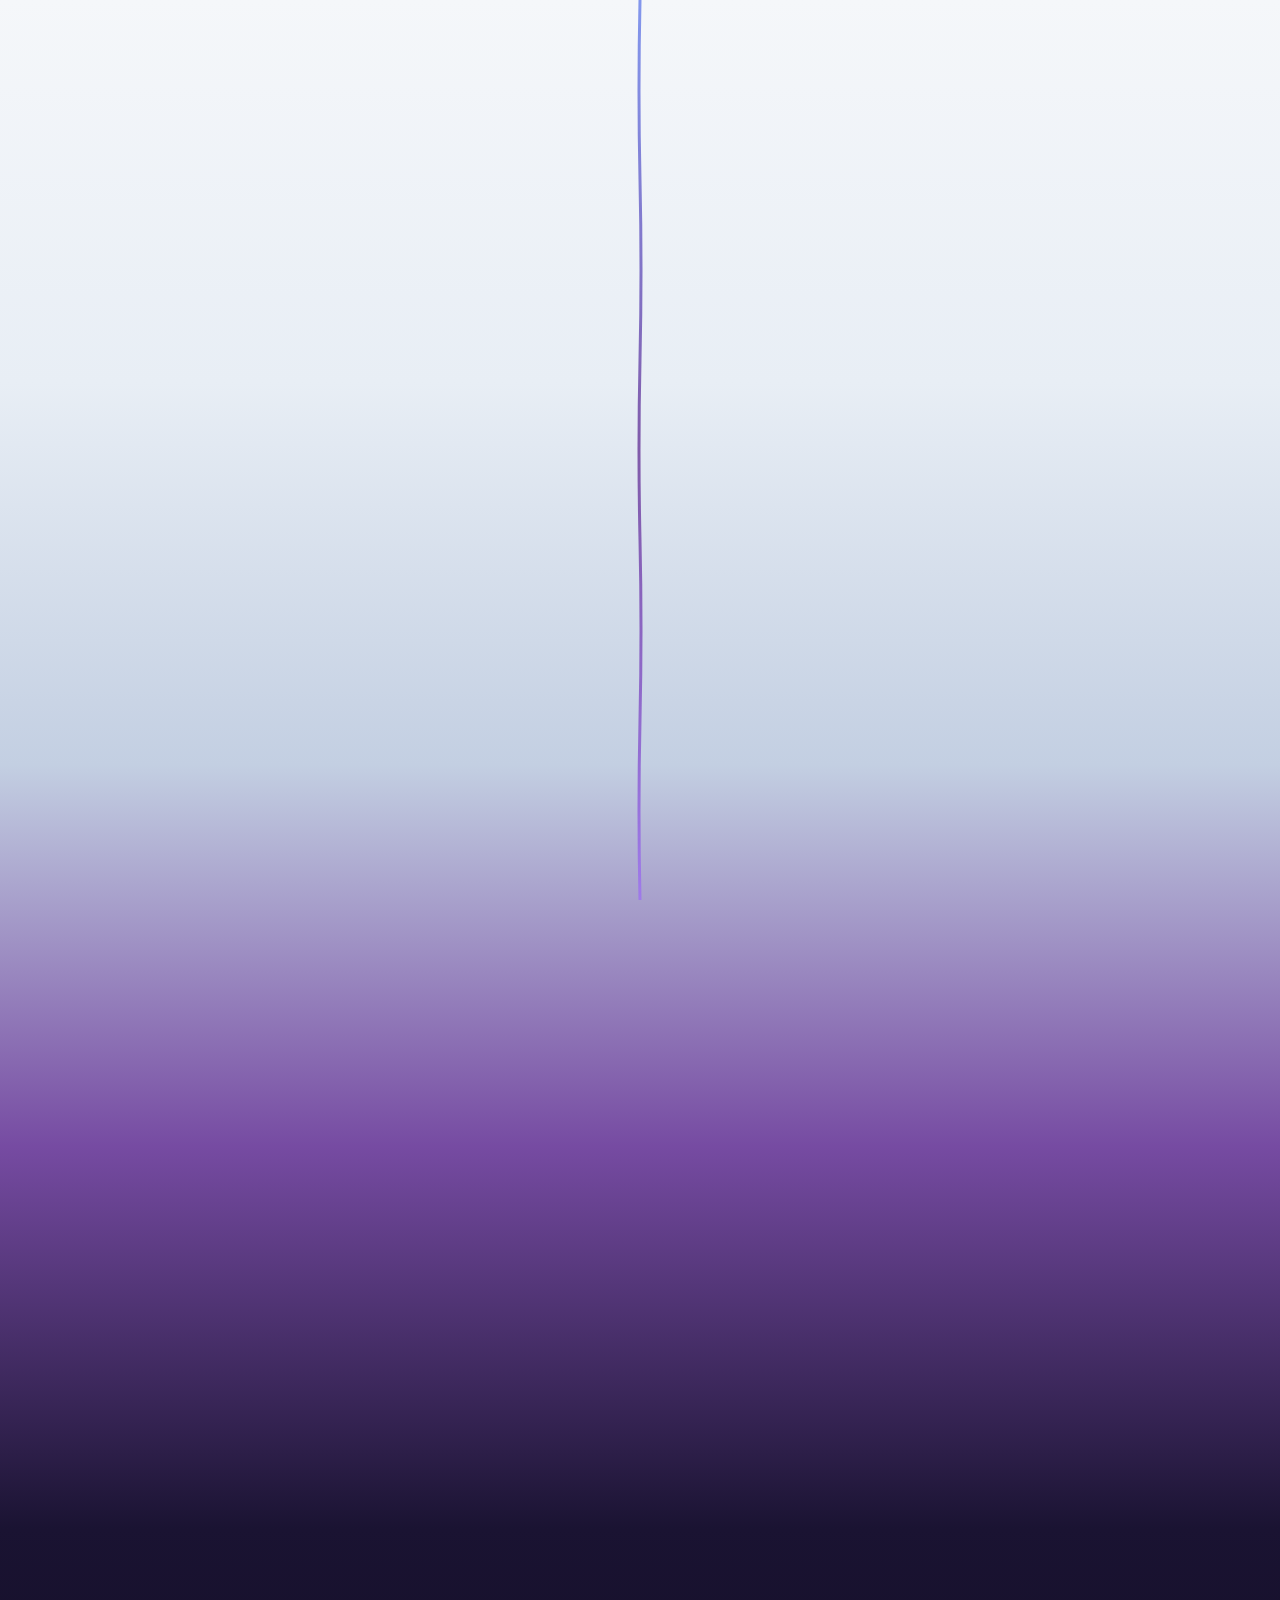
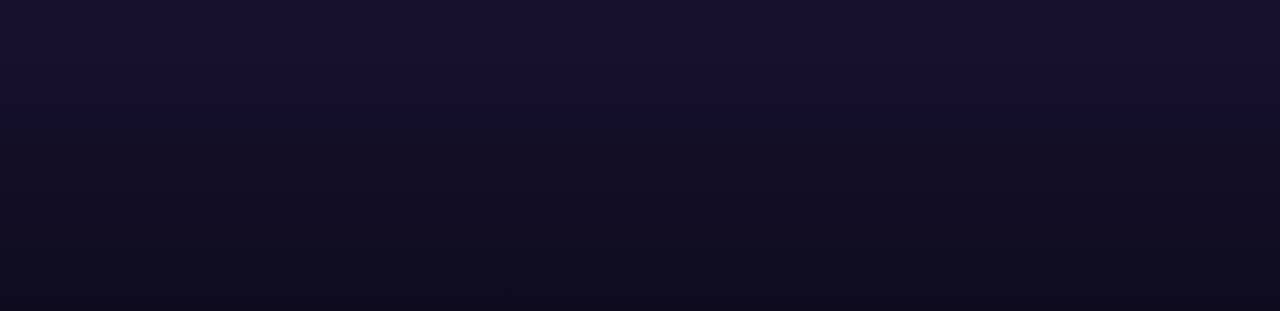
<file: index.html>
<!DOCTYPE html>
<html lang="en">
<head>
    <meta charset="UTF-8">
    <meta name="viewport" content="width=device-width, initial-scale=1.0">
    <title>Evan Luong</title>
    <link rel="stylesheet" href="style.css">
</head>
<body>

    <div class="timeline-container">
        <!-- Timeline Branch/Vein -->
        <div class="timeline-branch">
            <svg class="branch-svg" viewBox="0 0 100 2000" preserveAspectRatio="none">
                <path d="M 50 0 Q 48 200 50 400 Q 52 600 50 800 Q 48 1000 50 1200 Q 52 1400 50 1600 Q 48 1800 50 2000" 
                      stroke="url(#branchGradient)" 
                      stroke-width="3" 
                      fill="none" 
                      stroke-linecap="round"/>
                <defs>
                    <linearGradient id="branchGradient" x1="0%" y1="0%" x2="0%" y2="100%">
                        <stop offset="0%" style="stop-color:#667eea;stop-opacity:0.8" />
                        <stop offset="50%" style="stop-color:#764ba2;stop-opacity:0.9" />
                        <stop offset="100%" style="stop-color:#9f7aea;stop-opacity:1" />
                    </linearGradient>
                </defs>
            </svg>
        </div>

        <!-- Timeline Content -->
        <div class="timeline-content">
            <!-- Day Section Items -->
            <div class="timeline-item left" data-index="0">
                <div class="branch-connector"></div>
                <div class="item-box" onclick="toggleBox(this)">
                    <div class="item-header">
                        <h3>Intro</h3>
                        <span class="toggle-icon">+</span>
                    </div>
                        <div class="item-content">
                            <ul>
                                Hi! My name is Evan Luong, I'm from Sydney, Australia as a domestic student. 
                                I'm 20 year old (Yes I know I'm Unc level now). This website is supposed to embody 
                                the theme of day and night with the light side being the basic info of me and 
                                the dark side being a bit more personal and deeper details about me. 
                            </ul>
                    </div>
                </div>
            </div>

            <div class="timeline-item right" data-index="1">
                <div class="branch-connector"></div>
                <div class="item-box" onclick="toggleBox(this)">
                    <div class="item-header">
                        <h3>Student profile</h3>
                        <span class="toggle-icon">+</span>
                    </div>
                        <div class="item-content">
                            <ul>
                                I'm studying a Bachelors of Computer Science. This is now my 3rd year. 
                                I've completed courses such as COMP1511, COMP1521, COMP1531, COMP2521 and COMP2041.
                            </ul>
                    </div>
                </div>
            </div>

            <div class="timeline-item left" data-index="2">
                <div class="branch-connector"></div>
                <div class="item-box" onclick="toggleBox(this)">
                    <div class="item-header">
                        <h3>Experience</h3>
                        <span class="toggle-icon">+</span>
                    </div>
                        <div class="item-content">
                            <ul>
                                Outside of Uni, I have a tutoring job where I help students in highschool for HSC maths. 
                                I havent done that many projects but in COMP1531 me and my team built an online quiz game 
                                like kahoot. I wish for this program to give more experience with teams as well as build 
                                up more projects for myself. Ive been involved with CSESoc in different events and programs
                                such as being a peer mentor. 
                            </ul>
                    </div>
                </div>
            </div>

            <div class="timeline-item right" data-index="3">
                <div class="branch-connector"></div>
                <div class="item-box" onclick="toggleBox(this)">
                    <div class="item-header">
                        <h3>Linked-In</h3>
                        <span class="toggle-icon">+</span>
                    </div>
                        <div class="item-content">
                            <ul>
                                Here is my <a href="https://www.linkedin.com/in/evan-luong-9432b1342/">Linked-In</a>. Please add :)
                            </ul>
                    </div>
                </div>
            </div>

            <!-- Transition Space -->
            <div class="timeline-spacer"></div>

            <!-- Night Section Items -->
            <div class="timeline-item left" data-index="4">
                <div class="branch-connector"></div>
                <div class="item-box" onclick="toggleBox(this)">
                    <div class="item-header">
                        <h3>Personality</h3>
                        <span class="toggle-icon">+</span>
                    </div>
                        <div class="item-content">
                            <ul>
                                I'm driven to be successful and always looking to learn. I enjoy solving problems and am constantly 
                                seeking ways to improve myself. My friends would say I'm very chill, can still have fun when needed, 
                                and communicate well with others. I believe in continuous growth and pushing myself to be better every 
                                day.
                            </ul>
                    </div>
                </div>
            </div>

            <div class="timeline-item right" data-index="5">
                <div class="branch-connector"></div>
                <div class="item-box" onclick="toggleBox(this)">
                    <div class="item-header">
                        <h3>Hobbies</h3>
                        <span class="toggle-icon">+</span>
                    </div>
                        <div class="item-content">
                            <ul>
                                I go to the gym on a regular basis and play basketball often to stay fit and enjoy time with friends. 
                                I enjoy all types of music such as hip-hop, R&B, rap, and house. I also enjoy solving puzzles, cooking, 
                                and reading in my spare time.
                            </ul>
                    </div>
                </div>
            </div>

            <div class="timeline-item left" data-index="6">
                <div class="branch-connector"></div>
                <div class="item-box" onclick="toggleBox(this)">
                    <div class="item-header">
                        <h3>Interests</h3>
                        <span class="toggle-icon">+</span>
                    </div>
                        <div class="item-content">
                            <ul>
                                My interest in learning and solving problems is why I'd like to be part of this program to grow my skills. 
                                I'm quite interested in tech, and course work alone doesn't provide the proper training. This program will 
                                teach me how to properly build a project and learn as a team. I'm at the beginning stages of my programming 
                                journey but I'm willing to learn persistently and work hard for the team to succeed in building my web 
                                development skills.
                            </ul>
                    </div>
                </div>
            </div>

            <div class="timeline-item right" data-index="7">
                <div class="branch-connector"></div>
                <div class="item-box" onclick="toggleBox(this)">
                    <div class="item-header">
                        <h3>Fun Facts</h3>
                        <span class="toggle-icon">+</span>
                    </div>
                        <div class="item-content">
                            <ul>
                                Some personal facts about myself: I can solve a Rubik's cube and I can do a muscle up. This shows how dedicated 
                                I am to solving different problems, and why this program will help me build real-world skills and work with others 
                                to build awesome projects. I'm looking forward to learning as much as I can in this program and making the most 
                                of every opportunity.
                            </ul>
                    </div>
                </div>
            </div>
        </div>
    </div>

    <script src="script.js"></script>
</body>
</html>
</file>
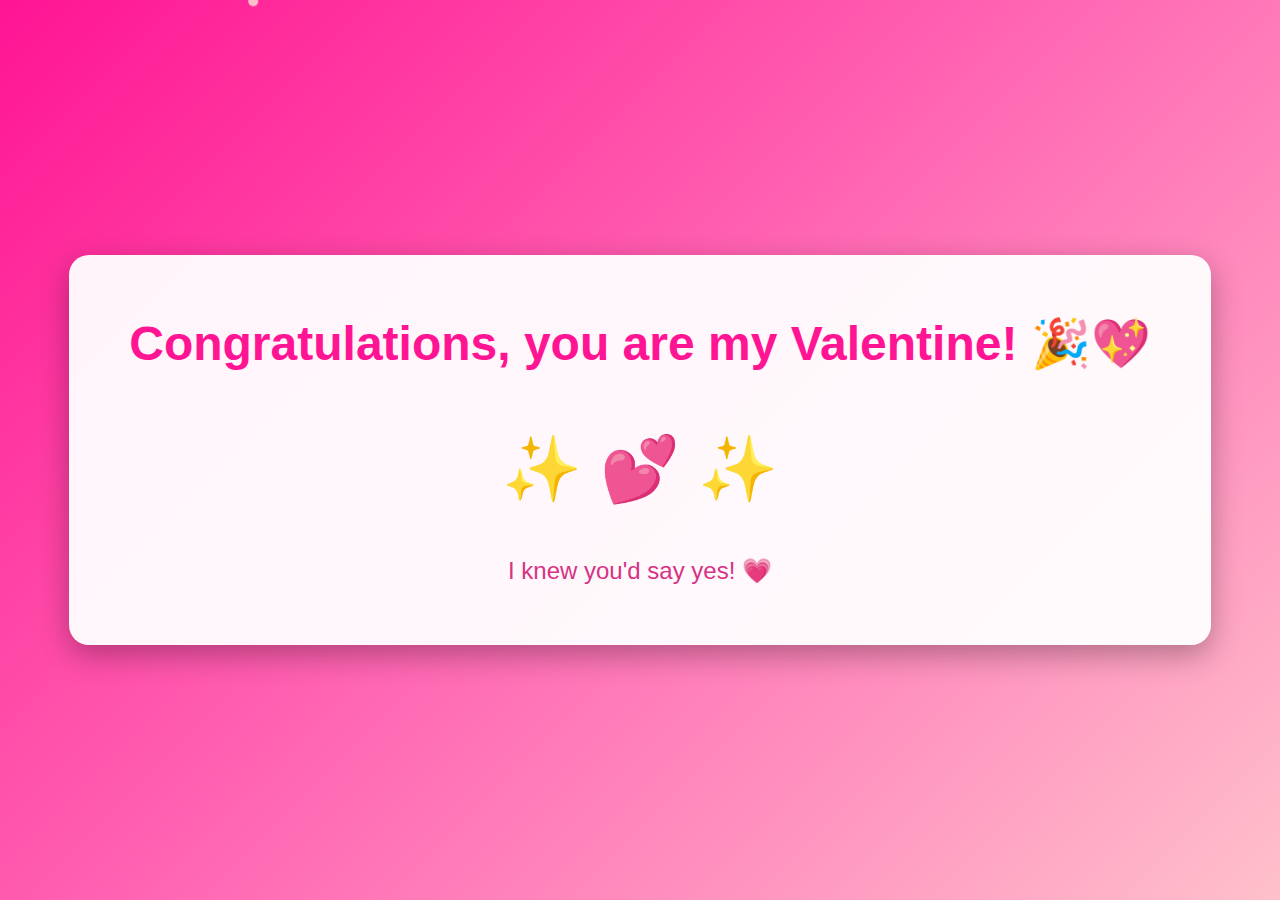
<file: success.html>
<!DOCTYPE html>
<html>
<head>
  <meta charset="UTF-8">
  <title>You're My Valentine! 💕</title>
  <link rel="stylesheet" href="success.css">
</head>

<body>
  <div class="container">
    <h1>Congratulations, you are my Valentine! 🎉💖</h1>
    <p class="celebration">✨ 💕 ✨</p>
    <p class="message">I knew you'd say yes! 💗</p>
  </div>

  <script src="success.js"></script>
</body>
</html>
</file>
<file: style.css>
/* ==================== */
/* ITEM IMAGE SECTION   */
/* ==================== */

.item-image {
    width: 100%;
    display: flex;
    justify-content: center;
    align-items: center;
    margin-bottom: 1rem;
}

.item-image img {
    max-width: 120px;
    max-height: 80px;
    width: auto;
    height: auto;
    border-radius: 8px;
    box-shadow: 0 2px 8px rgba(80,60,120,0.10);
    object-fit: cover;
}
/* Day and Night page backgrounds */
.day-bg {
    background: linear-gradient(to right,
        #f5f7fa 0%,
        #e8eef5 40%,
        #c3cfe2 100%
    );
    min-height: 100vh;
}
.night-bg {
    background: linear-gradient(to right,
        #1a1332 0%,
        #764ba2 50%,
        #0f0b1f 100%
    );
    min-height: 100vh;
}

.center-content {
    display: flex;
    flex-direction: column;
    align-items: center;
    justify-content: center;
    min-height: 100vh;
    text-align: center;
}
.switch-link {
    display: inline-block;
    margin-top: 2rem;
    padding: 0.75rem 1.5rem;
    border-radius: 50px;
    background: #e8eef5;
    color: #764ba2;
    font-weight: 600;
    text-decoration: none;
    font-size: 1.2rem;
    box-shadow: 0 2px 8px rgba(80,60,120,0.08);
    transition: background 0.3s, color 0.3s;
}
.switch-link:hover {
    background: #764ba2;
    color: #fff;
}
/* Make night dropbox text lighter for readability */
.timeline-item[data-index="4"] .item-box,
.timeline-item[data-index="5"] .item-box,
.timeline-item[data-index="6"] .item-box,
.timeline-item[data-index="7"] .item-box {
    color: #fff !important;
    text-shadow: 0 1px 6px rgba(30,24,56,0.18);
}
/* ==================== */
/* RESET & BASE */
/* ==================== */

* {
    margin: 0;
    padding: 0;
    box-sizing: border-box;
}

html {
    scroll-behavior: smooth;
}

body {
    font-family: -apple-system, BlinkMacSystemFont, 'Segoe UI', Roboto, Oxygen, Ubuntu, Cantarell, sans-serif;
    overflow-x: hidden;
    background: linear-gradient(to bottom,
        #f5f7fa 0%,
        #e8eef5 20%,
        #c3cfe2 40%,
        #764ba2 60%,
        #1a1332 80%,
        #0f0b1f 100%
    );
    min-height: 100vh;
    position: relative;
    overflow-x: hidden;
}

/* ==================== */
/* TIMELINE CONTAINER */
/* ==================== */

.timeline-container {
    position: relative;
    min-height: 100vh;
    padding: 4rem 0;
}

/* ==================== */
/* TIMELINE BRANCH/VEIN */
/* ==================== */

.timeline-branch {
    position: fixed;
    left: 50%;
    top: 0;
    width: 100px;
    height: 100vh;
    transform: translateX(-50%);
    z-index: 1;
    pointer-events: none;
}

.branch-svg {
    width: 100%;
    height: 100%;
}

/* ==================== */
/* TIMELINE CONTENT */
/* ==================== */

.timeline-content {
    position: relative;
    max-width: 1200px;
    margin: 0 auto;
    padding: 2rem;
    z-index: 2;
}

/* ==================== */
/* TIMELINE ITEMS */
/* ==================== */

.timeline-item {
    position: relative;
    margin: 6rem 0;
    width: 45%;
    opacity: 0;
    transform: translateY(30px);
    animation: fadeInUp 0.8s ease forwards;
}

@keyframes fadeInUp {
    to {
        opacity: 1;
        transform: translateY(0);
    }
}

.timeline-item.left {
    margin-left: 0;
    animation-delay: calc(var(--index) * 0.2s);
}

.timeline-item.right {
    margin-left: auto;
    animation-delay: calc(var(--index) * 0.2s);
}

/* Stagger animation based on index */
.timeline-item[data-index="0"] { animation-delay: 0s; }
.timeline-item[data-index="1"] { animation-delay: 0.2s; }
.timeline-item[data-index="2"] { animation-delay: 0.4s; }
.timeline-item[data-index="3"] { animation-delay: 0.6s; }
.timeline-item[data-index="4"] { animation-delay: 0.8s; }

/* ==================== */
/* BRANCH CONNECTOR */
/* ==================== */

.branch-connector {
    position: absolute;
    top: 50%;
    width: 50px;
    height: 2px;
    background: linear-gradient(to right, rgba(102, 126, 234, 0.6), rgba(159, 122, 234, 0.8));
    z-index: 0;
}

.timeline-item.left .branch-connector {
    right: -50px;
}

.timeline-item.right .branch-connector {
    left: -50px;
}

/* ==================== */
/* ITEM BOXES */
/* ==================== */

.item-box {
    background: rgba(255, 255, 255, 0.1);
    backdrop-filter: blur(10px);
    border: 1px solid rgba(255, 255, 255, 0.2);
    border-radius: 12px;
    padding: 1.5rem;
    cursor: pointer;
    transition: all 0.3s ease;
    position: relative;
    z-index: 1;
}

.item-box:hover {
    background: rgba(255, 255, 255, 0.15);
    border-color: rgba(159, 122, 234, 0.5);
    transform: translateY(-3px);
    box-shadow: 0 8px 24px rgba(0, 0, 0, 0.2);
}

/* Day items (top) - lighter styling */
.timeline-item[data-index="0"] .item-box,
.timeline-item[data-index="1"] .item-box,
.timeline-item[data-index="2"] .item-box {
    background: rgba(255, 255, 255, 0.8);
    border-color: rgba(102, 126, 234, 0.3);
    color: #1a1f36;
}

.timeline-item[data-index="0"] .item-box:hover,
.timeline-item[data-index="1"] .item-box:hover,
.timeline-item[data-index="2"] .item-box:hover {
    background: rgba(255, 255, 255, 0.95);
    border-color: rgba(102, 126, 234, 0.5);
}

/* Night items (bottom) - darker styling */
.timeline-item[data-index="3"] .item-box,
.timeline-item[data-index="4"] .item-box {
    background: rgba(15, 11, 31, 0.6);
    border-color: rgba(159, 122, 234, 0.4);
    color: #e2e8f0;
}

.timeline-item[data-index="3"] .item-box:hover,
.timeline-item[data-index="4"] .item-box:hover {
    background: rgba(15, 11, 31, 0.8);
    border-color: rgba(159, 122, 234, 0.6);
}

/* ==================== */
/* ITEM HEADER */
/* ==================== */

.item-header {
    display: flex;
    justify-content: space-between;
    align-items: center;
}

.item-header h3 {
    font-size: 1.5rem;
    font-weight: 600;
    margin: 0;
}

.toggle-icon {
    font-size: 1.5rem;
    font-weight: 300;
    transition: transform 0.3s ease;
    user-select: none;
}

.item-box.active .toggle-icon {
    transform: rotate(45deg);
}

/* ==================== */
/* ITEM CONTENT */
/* ==================== */

.item-content {
    max-height: 0;
    overflow: hidden;
    transition: max-height 0.4s ease, margin-top 0.4s ease;
    margin-top: 0;
}

.item-box.active .item-content {
    max-height: 500px;
    margin-top: 1rem;
}

.item-content p {
    margin: 0.5rem 0;
    line-height: 1.8;
    font-size: 1rem;
}

/* ==================== */
/* TIMELINE SPACER */
/* ==================== */

.timeline-spacer {
    height: 15vh;
}

/* ==================== */
/* RESPONSIVE */
/* ==================== */

@media (max-width: 768px) {
    .timeline-item {
        width: 80%;
        margin-left: auto !important;
        margin-right: auto;
    }
    
    .timeline-item.left .branch-connector,
    .timeline-item.right .branch-connector {
        display: none;
    }
    
    .timeline-branch {
        left: 1rem;
        transform: none;
        width: 50px;
    }
    
    .item-header h3 {
        font-size: 1.25rem;
    }
    
    .item-content p {
        font-size: 0.9375rem;
    }
}

@media (max-width: 480px) {
    .timeline-item {
        width: 90%;
        margin: 4rem auto !important;
    }
    
    .timeline-content {
        padding: 1rem;
    }
    
    .item-box {
        padding: 1rem;
    }
}
</file>
<file: success.css>
* {
  margin: 0;
  padding: 0;
  box-sizing: border-box;
}

body {
  font-family: 'Segoe UI', Tahoma, Geneva, Verdana, sans-serif;
  background: linear-gradient(135deg, #ff1493, #ff69b4, #ffc0cb);
  min-height: 100vh;
  display: flex;
  justify-content: center;
  align-items: center;
  overflow: hidden;
}

.container {
  text-align: center;
  padding: 60px;
  background: rgba(255, 255, 255, 0.95);
  border-radius: 20px;
  box-shadow: 0 10px 30px rgba(0, 0, 0, 0.3);
  animation: fadeIn 1s ease-in;
}

@keyframes fadeIn {
  from { opacity: 0; transform: scale(0.8); }
  to { opacity: 1; transform: scale(1); }
}

h1 {
  color: #ff1493;
  font-size: 3rem;
  margin-bottom: 30px;
  animation: bounce 1s ease-in-out infinite;
}

@keyframes bounce {
  0%, 100% { transform: translateY(0); }
  50% { transform: translateY(-20px); }
}

.celebration {
  font-size: 4rem;
  margin: 30px 0;
  animation: spin 3s linear infinite;
  display: inline-block;
}

@keyframes spin {
  0% { transform: rotate(0deg); }
  100% { transform: rotate(360deg); }
}

.message {
  font-size: 1.5rem;
  color: #d63384;
  margin-top: 20px;
  font-weight: 500;
}
</file>
